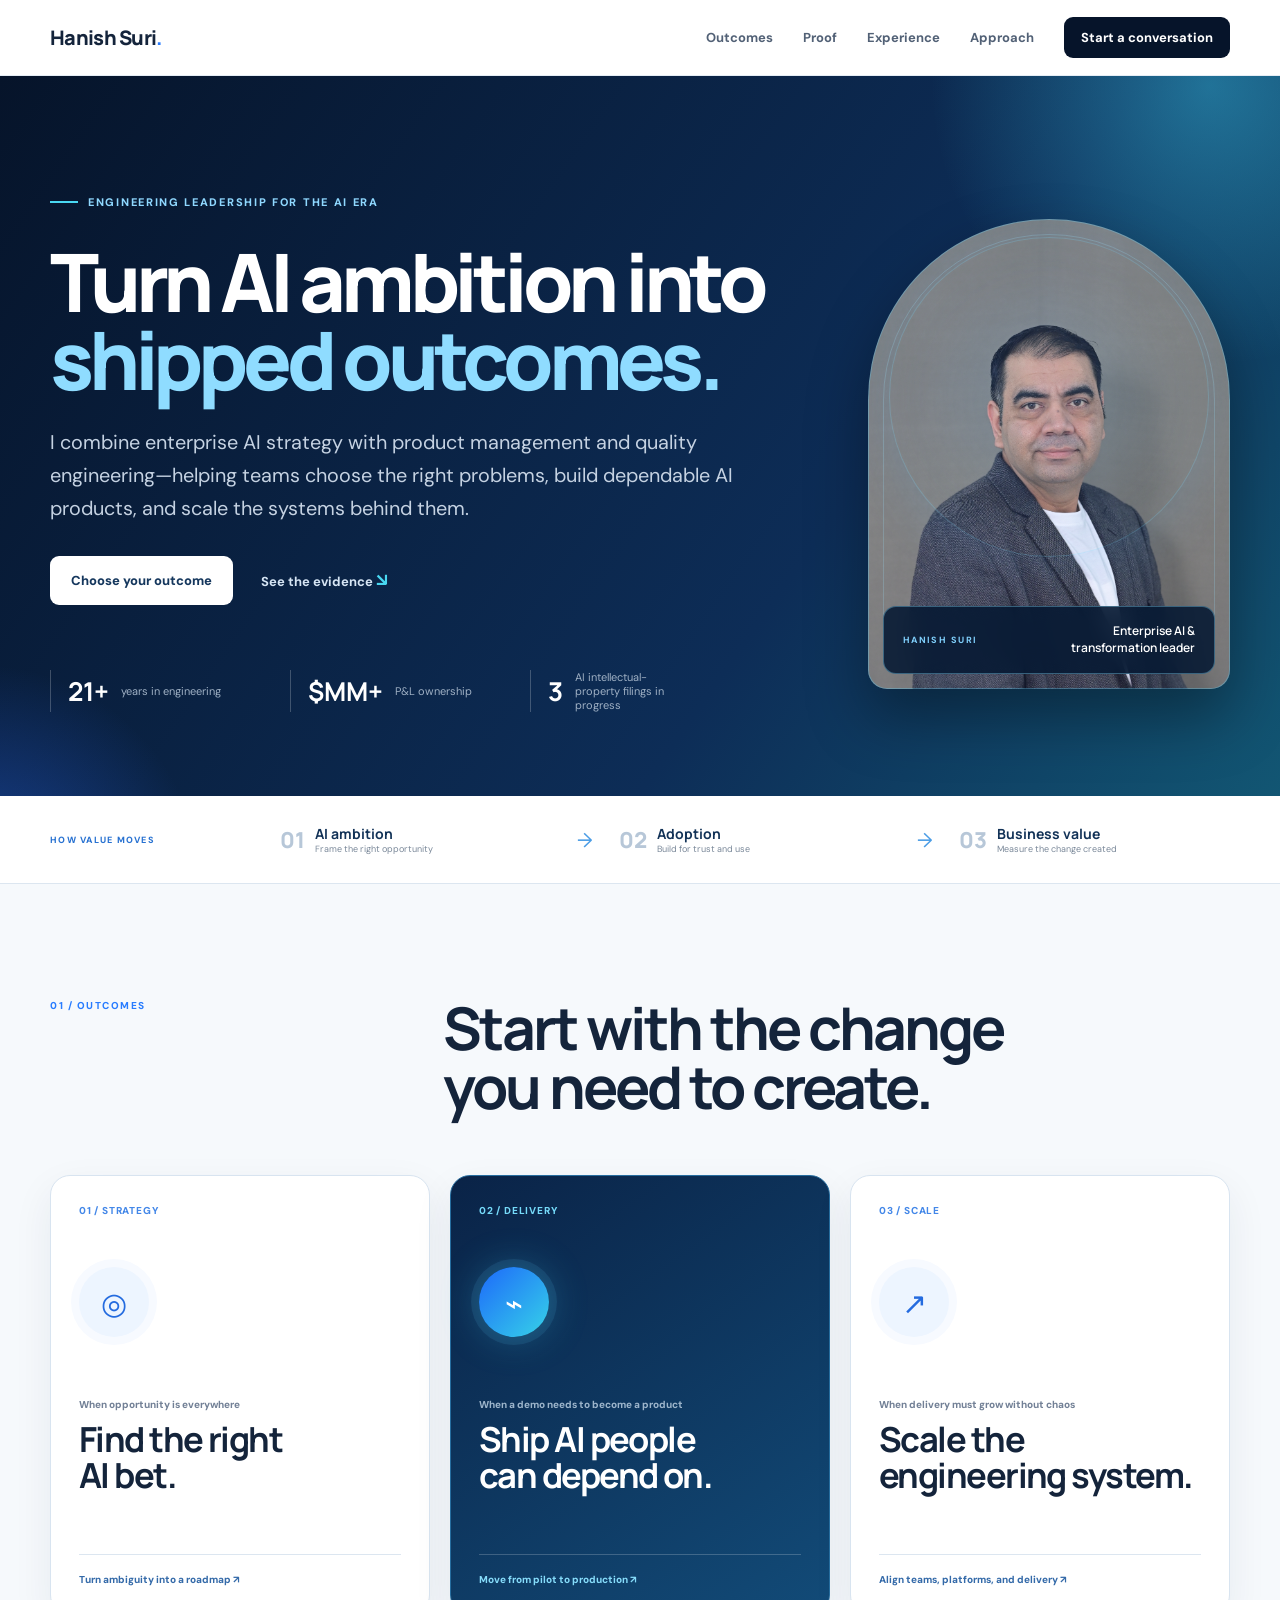
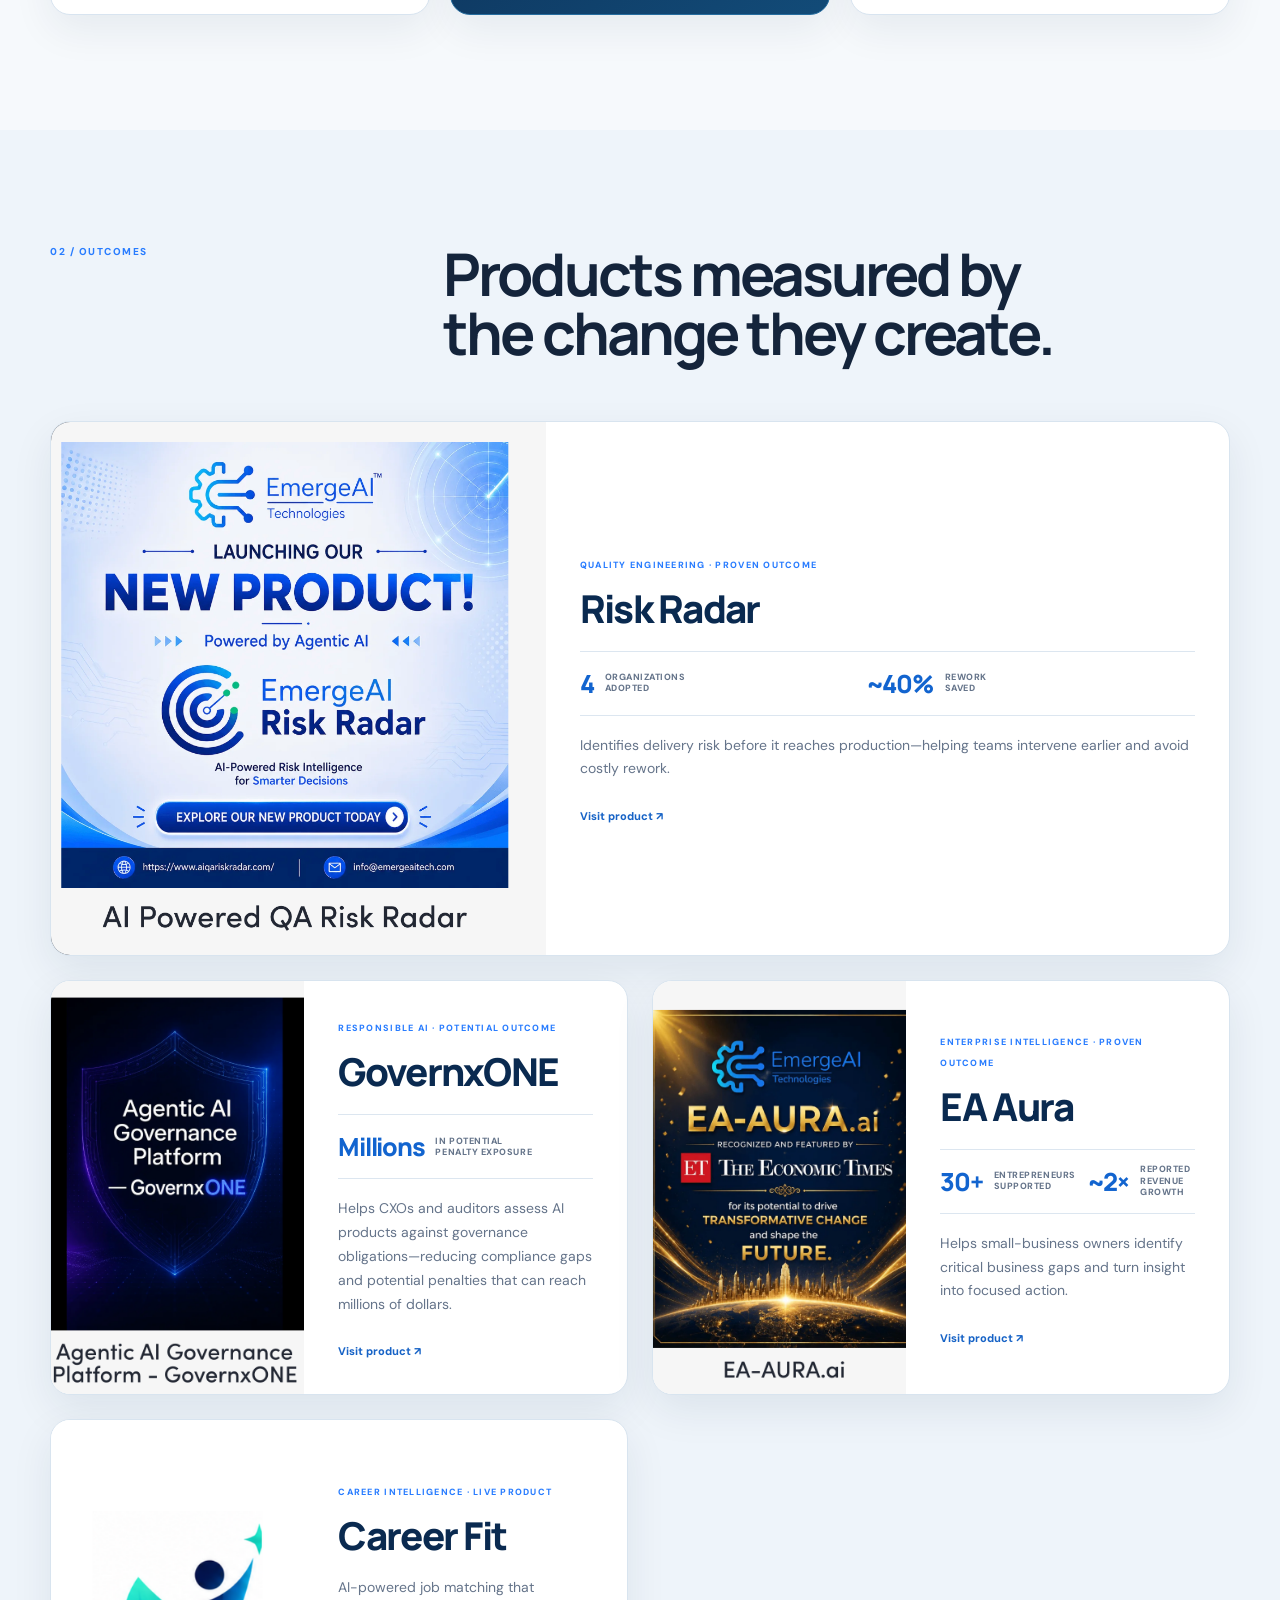
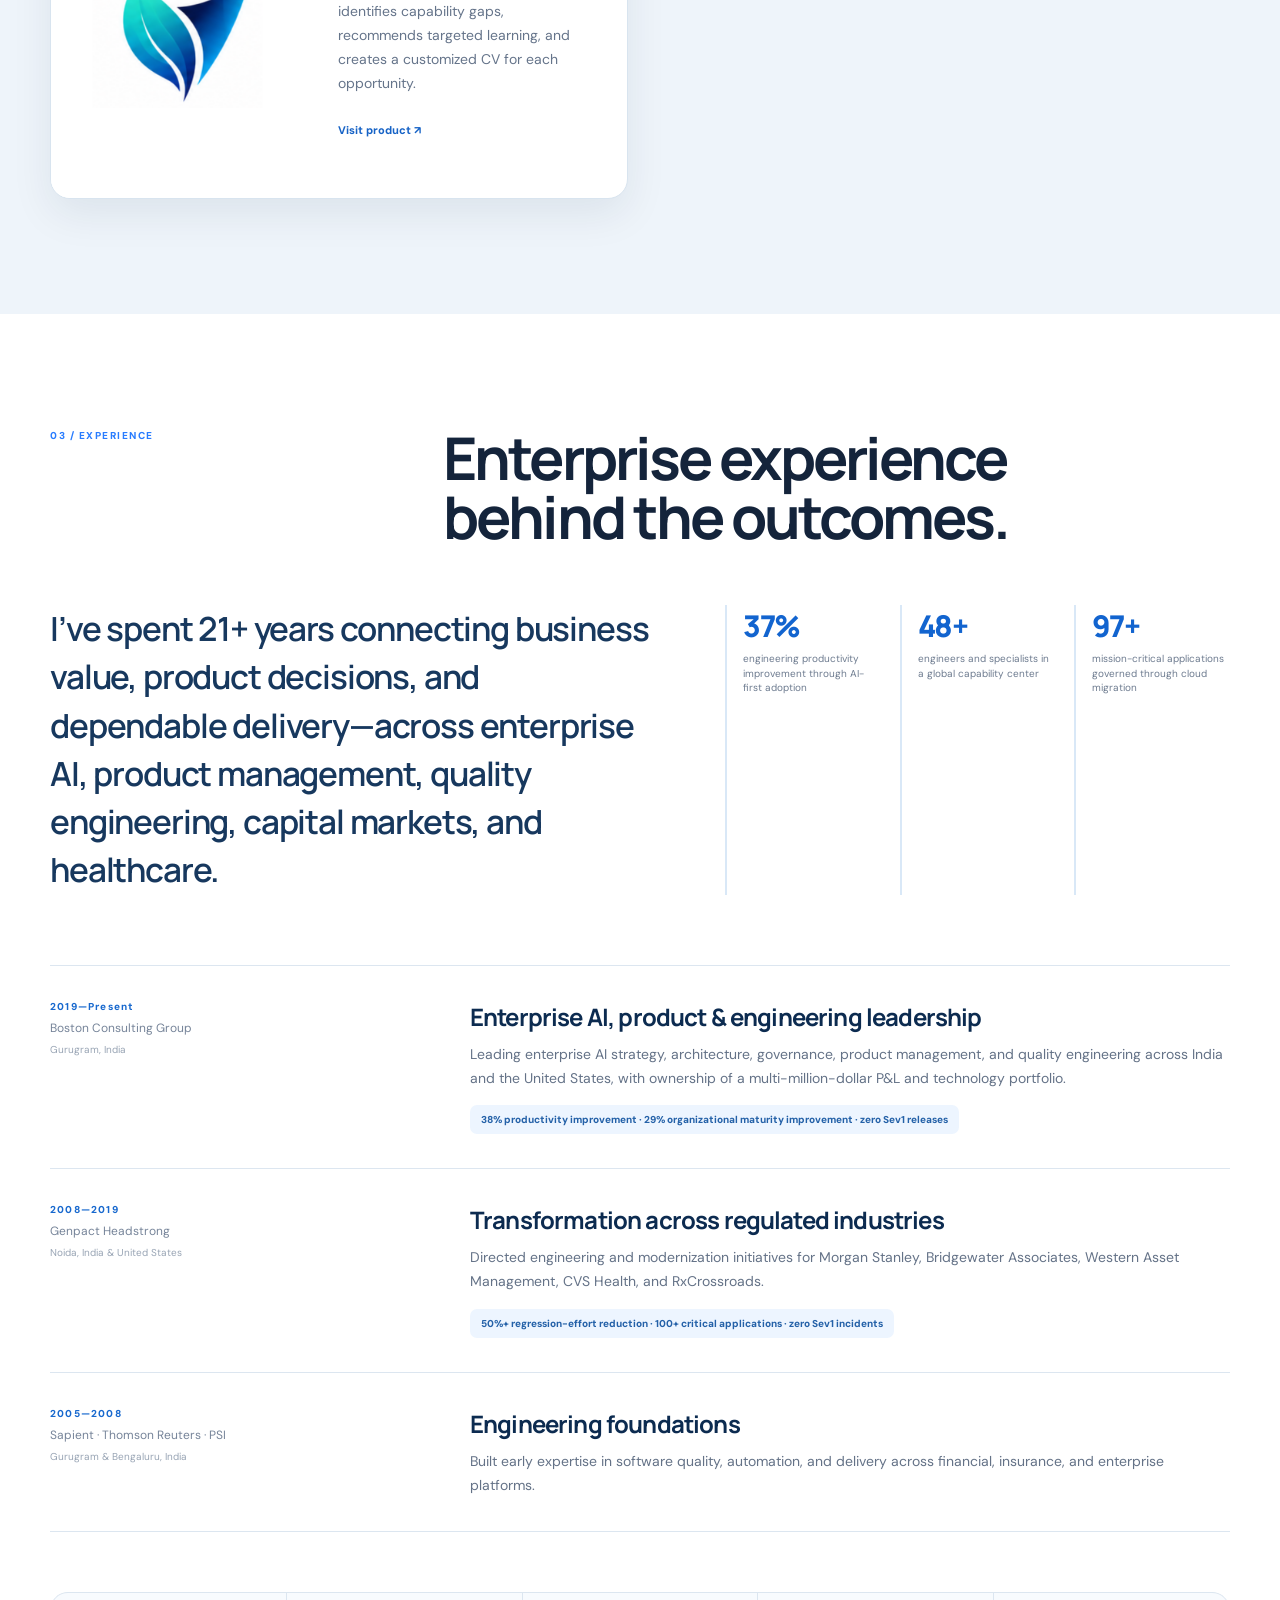
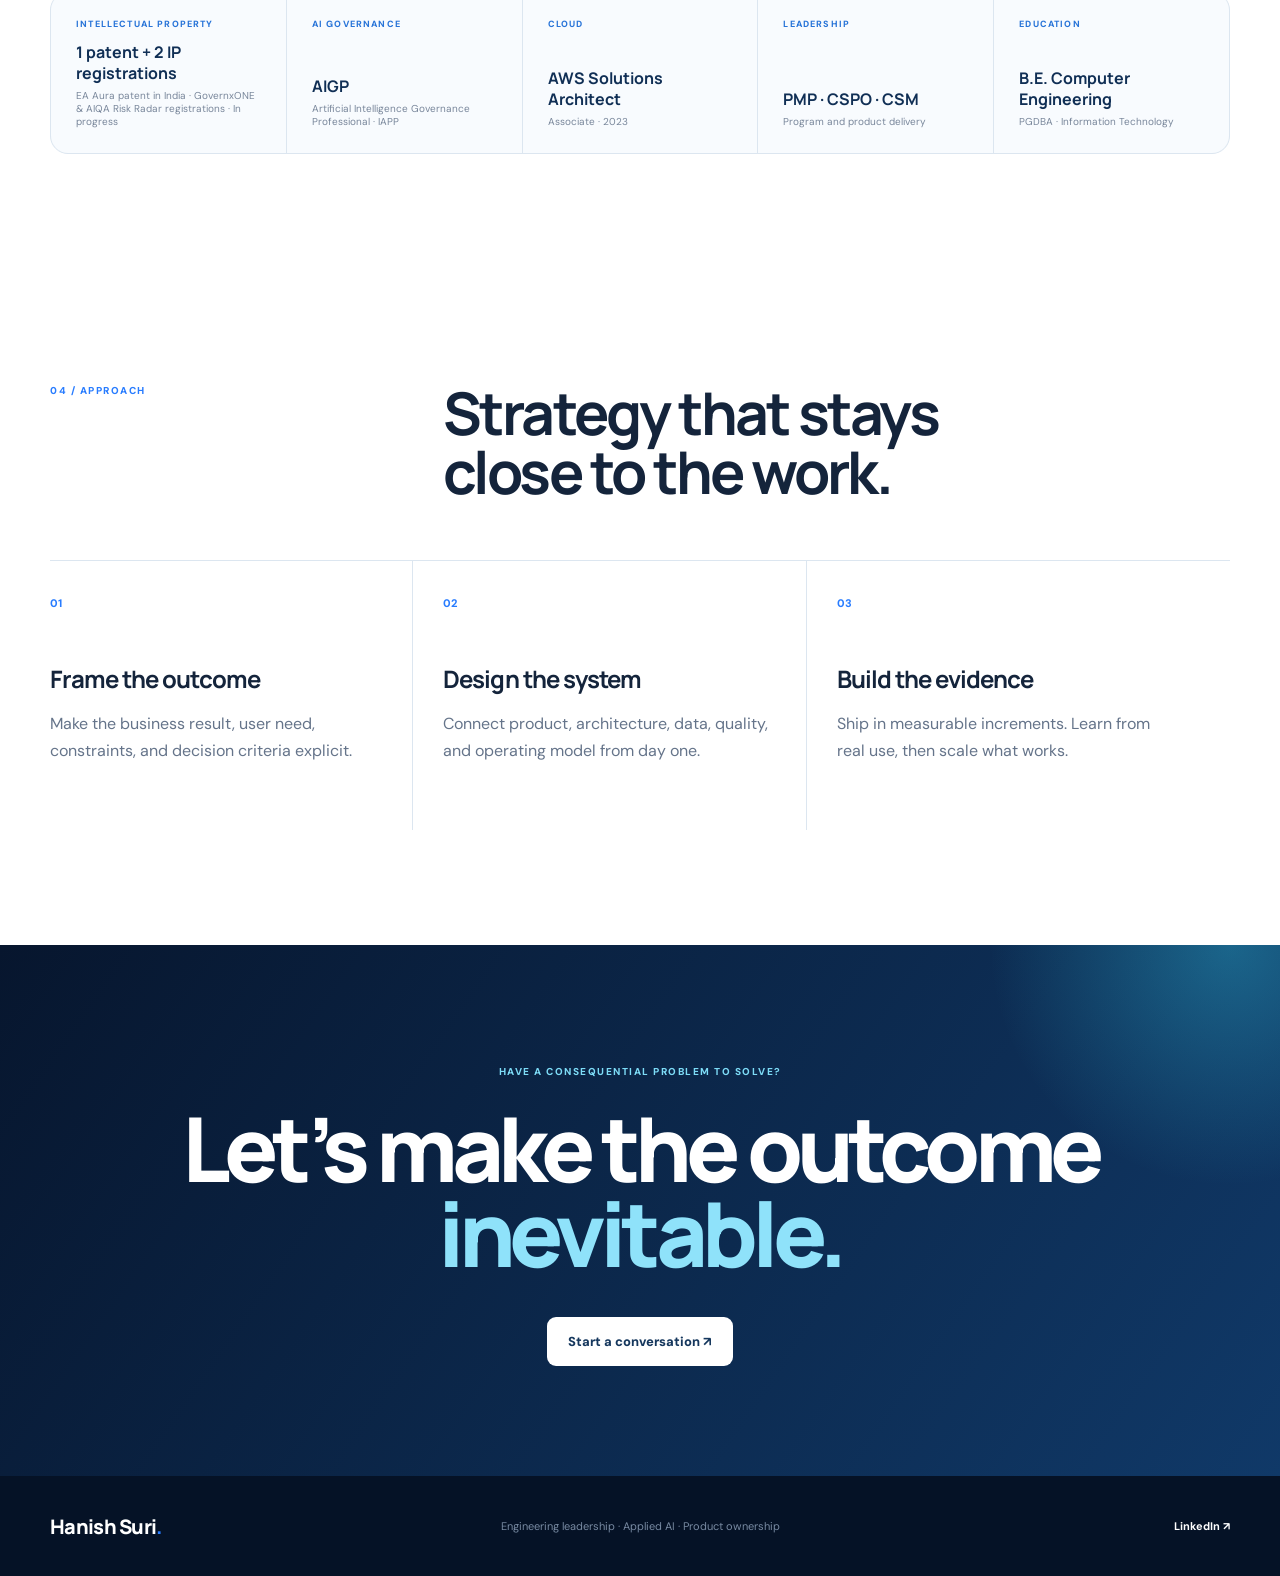
<file: index.html>
<!doctype html>
<html lang="en">
<head>
  <meta charset="utf-8">
  <meta name="viewport" content="width=device-width, initial-scale=1">
  <meta name="description" content="Hanish Suri helps enterprise teams turn AI ambition into dependable products and scalable engineering outcomes.">
  <title>Hanish Suri — From AI ambition to shipped outcomes</title>
  <link rel="preconnect" href="https://fonts.googleapis.com">
  <link rel="preconnect" href="https://fonts.gstatic.com" crossorigin>
  <link href="https://fonts.googleapis.com/css2?family=DM+Sans:wght@400;500;600&family=Manrope:wght@500;600;700;800&display=swap" rel="stylesheet">
  <link rel="stylesheet" href="styles.css">
</head>
<body>
  <header class="site-header">
    <a class="brand" href="index.html" aria-label="Hanish Suri home">Hanish Suri<span>.</span></a>
    <button class="menu" aria-expanded="false" aria-controls="nav">Menu</button>
    <nav id="nav" aria-label="Main navigation">
      <a href="#outcomes">Outcomes</a><a href="#proof">Proof</a><a href="#experience">Experience</a><a href="#approach">Approach</a>
      <a class="nav-cta" href="https://www.linkedin.com/in/hanishsuri/">Start a conversation</a>
    </nav>
  </header>

  <main>
    <section class="hero">
      <div class="hero-orb orb-one"></div><div class="hero-orb orb-two"></div>
      <div class="hero-copy">
        <div class="eyebrow"><span></span> Engineering leadership for the AI era</div>
        <h1>Turn AI ambition into<br><em>shipped outcomes.</em></h1>
        <p class="lede">I combine enterprise AI strategy with product management and quality engineering—helping teams choose the right problems, build dependable AI products, and scale the systems behind them.</p>
        <div class="actions"><a class="button primary" href="#outcomes">Choose your outcome</a><a class="text-link" href="#proof">See the evidence <span>↘</span></a></div>
        <div class="signal-row" aria-label="Experience highlights">
          <div><strong>21+</strong><span>years in engineering</span></div>
          <div><strong>$MM+</strong><span>P&amp;L ownership</span></div>
          <div><strong>3</strong><span>AI intellectual-property filings in progress</span></div>
        </div>
      </div>
      <div class="hero-portrait">
        <div class="portrait-ring"></div>
        <img src="assets/hanish-suri.jpg" alt="Hanish Suri">
        <div class="portrait-note"><span>Hanish Suri</span><strong>Enterprise AI &amp;<br>transformation leader</strong></div>
      </div>
    </section>

    <section class="value-flow" aria-label="From AI ambition to business value">
      <span class="flow-label">How value moves</span>
      <div class="flow-step"><b>01</b><strong>AI ambition</strong><small>Frame the right opportunity</small></div><i>→</i>
      <div class="flow-step"><b>02</b><strong>Adoption</strong><small>Build for trust and use</small></div><i>→</i>
      <div class="flow-step"><b>03</b><strong>Business value</strong><small>Measure the change created</small></div>
    </section>

    <section class="outcomes" id="outcomes">
      <div class="section-intro"><span>01 / Outcomes</span><h2>Start with the change<br>you need to create.</h2></div>
      <div class="outcome-grid">
        <a class="outcome-card" href="outcomes/find-the-right-ai-bet.html"><span class="card-no">01 / STRATEGY</span><div class="card-icon">◎</div><div><p>When opportunity is everywhere</p><h3>Find the right<br>AI bet.</h3></div><span class="card-link">Turn ambiguity into a roadmap ↗</span></a>
        <a class="outcome-card featured" href="outcomes/ship-dependable-ai.html"><span class="card-no">02 / DELIVERY</span><div class="card-icon">⌁</div><div><p>When a demo needs to become a product</p><h3>Ship AI people<br>can depend on.</h3></div><span class="card-link">Move from pilot to production ↗</span></a>
        <a class="outcome-card" href="outcomes/scale-engineering.html"><span class="card-no">03 / SCALE</span><div class="card-icon">↗</div><div><p>When delivery must grow without chaos</p><h3>Scale the<br>engineering system.</h3></div><span class="card-link">Align teams, platforms, and delivery ↗</span></a>
      </div>
    </section>

    <section class="proof" id="proof">
      <div class="section-intro light"><span>02 / Outcomes</span><h2>Products measured by<br>the change they create.</h2></div>
      <div class="work-grid">
        <article class="work-card work-wide"><div class="work-image"><img src="assets/risk-radar.png" alt="EmergeAI Risk Radar product"></div><div class="work-copy"><span>Quality engineering · Proven outcome</span><h3>Risk Radar</h3><div class="impact"><strong>4</strong><small>organizations<br>adopted</small><strong>~40%</strong><small>rework<br>saved</small></div><p>Identifies delivery risk before it reaches production—helping teams intervene earlier and avoid costly rework.</p><a href="https://www.aiqariskradar.com" target="_blank" rel="noreferrer">Visit product ↗</a></div></article>
        <article class="work-card"><div class="work-image"><img src="assets/governxone.png" alt="GovernxONE Agentic AI Governance Platform"></div><div class="work-copy"><span>Responsible AI · Potential outcome</span><h3>GovernxONE</h3><div class="impact compact"><strong>Millions</strong><small>in potential<br>penalty exposure</small></div><p>Helps CXOs and auditors assess AI products against governance obligations—reducing compliance gaps and potential penalties that can reach millions of dollars.</p><a href="https://governxone.com" target="_blank" rel="noreferrer">Visit product ↗</a></div></article>
        <article class="work-card"><div class="work-image"><img src="assets/ea-aura.png" alt="EA Aura featured by The Economic Times"></div><div class="work-copy"><span>Enterprise intelligence · Proven outcome</span><h3>EA Aura</h3><div class="impact"><strong>30+</strong><small>entrepreneurs<br>supported</small><strong>~2×</strong><small>reported revenue<br>growth</small></div><p>Helps small-business owners identify critical business gaps and turn insight into focused action.</p><a href="https://ea-aura.ai" target="_blank" rel="noreferrer">Visit product ↗</a></div></article>
        <article class="work-card career"><div class="work-image"><img src="assets/career-fit.png" alt="Career Fit AI-powered job matching and customized CV platform"></div><div class="work-copy"><span>Career intelligence · Live product</span><h3>Career Fit</h3><p>AI-powered job matching that identifies capability gaps, recommends targeted learning, and creates a customized CV for each opportunity.</p><a href="https://www.emergeaicareerfit.com" target="_blank" rel="noreferrer">Visit product ↗</a></div></article>
      </div>
    </section>

    <section class="experience" id="experience">
      <div class="section-intro"><span>03 / Experience</span><h2>Enterprise experience<br>behind the outcomes.</h2></div>
      <div class="experience-lead">
        <p class="experience-statement">I’ve spent 21+ years connecting business value, product decisions, and dependable delivery—across enterprise AI, product management, quality engineering, capital markets, and healthcare.</p>
        <div class="experience-facts">
          <div><strong>38%</strong><span>engineering productivity improvement through AI-first adoption</span></div>
          <div><strong>50+</strong><span>engineers and specialists in a global capability center</span></div>
          <div><strong>100+</strong><span>mission-critical applications governed through cloud migration</span></div>
        </div>
      </div>
      <div class="career-path">
        <article><div class="career-meta"><span>2019—Present</span><small>Boston Consulting Group</small><em>Gurugram, India</em></div><div><h3>Enterprise AI, product &amp; engineering leadership</h3><p>Leading enterprise AI strategy, architecture, governance, product management, and quality engineering across India and the United States, with ownership of a multi-million-dollar P&amp;L and technology portfolio.</p><div class="career-result">38% productivity improvement · 29% organizational maturity improvement · zero Sev1 releases</div></div></article>
        <article><div class="career-meta"><span>2008—2019</span><small>Genpact Headstrong</small><em>Noida, India &amp; United States</em></div><div><h3>Transformation across regulated industries</h3><p>Directed engineering and modernization initiatives for Morgan Stanley, Bridgewater Associates, Western Asset Management, CVS Health, and RxCrossroads.</p><div class="career-result">50%+ regression-effort reduction · 100+ critical applications · zero Sev1 incidents</div></div></article>
        <article><div class="career-meta"><span>2005—2008</span><small>Sapient · Thomson Reuters · PSI</small><em>Gurugram &amp; Bengaluru, India</em></div><div><h3>Engineering foundations</h3><p>Built early expertise in software quality, automation, and delivery across financial, insurance, and enterprise platforms.</p></div></article>
      </div>
      <div class="credentials">
        <div><span>Intellectual property</span><strong>1 patent + 2 IP registrations</strong><small>EA Aura patent in India · GovernxONE &amp; AIQA Risk Radar registrations · In progress</small></div>
        <div><span>AI governance</span><strong>AIGP</strong><small>Artificial Intelligence Governance Professional · IAPP</small></div>
        <div><span>Cloud</span><strong>AWS Solutions Architect</strong><small>Associate · 2023</small></div>
        <div><span>Leadership</span><strong>PMP · CSPO · CSM</strong><small>Program and product delivery</small></div>
        <div><span>Education</span><strong>B.E. Computer Engineering</strong><small>PGDBA · Information Technology</small></div>
      </div>
    </section>

    <section class="approach" id="approach">
      <div class="section-intro"><span>04 / Approach</span><h2>Strategy that stays<br>close to the work.</h2></div>
      <div class="steps">
        <article><span>01</span><h3>Frame the outcome</h3><p>Make the business result, user need, constraints, and decision criteria explicit.</p></article>
        <article><span>02</span><h3>Design the system</h3><p>Connect product, architecture, data, quality, and operating model from day one.</p></article>
        <article><span>03</span><h3>Build the evidence</h3><p>Ship in measurable increments. Learn from real use, then scale what works.</p></article>
      </div>
    </section>

    <section class="closing"><p>Have a consequential problem to solve?</p><h2>Let’s make the outcome<br><em>inevitable.</em></h2><a class="button dark" href="https://www.linkedin.com/in/hanishsuri/">Start a conversation ↗</a></section>
  </main>

  <footer><a class="brand" href="index.html">Hanish Suri<span>.</span></a><p>Engineering leadership · Applied AI · Product ownership</p><a href="https://www.linkedin.com/in/hanishsuri/" target="_blank" rel="noreferrer">LinkedIn ↗</a></footer>
  <script src="script.js"></script>
</body>
</html>
</file>
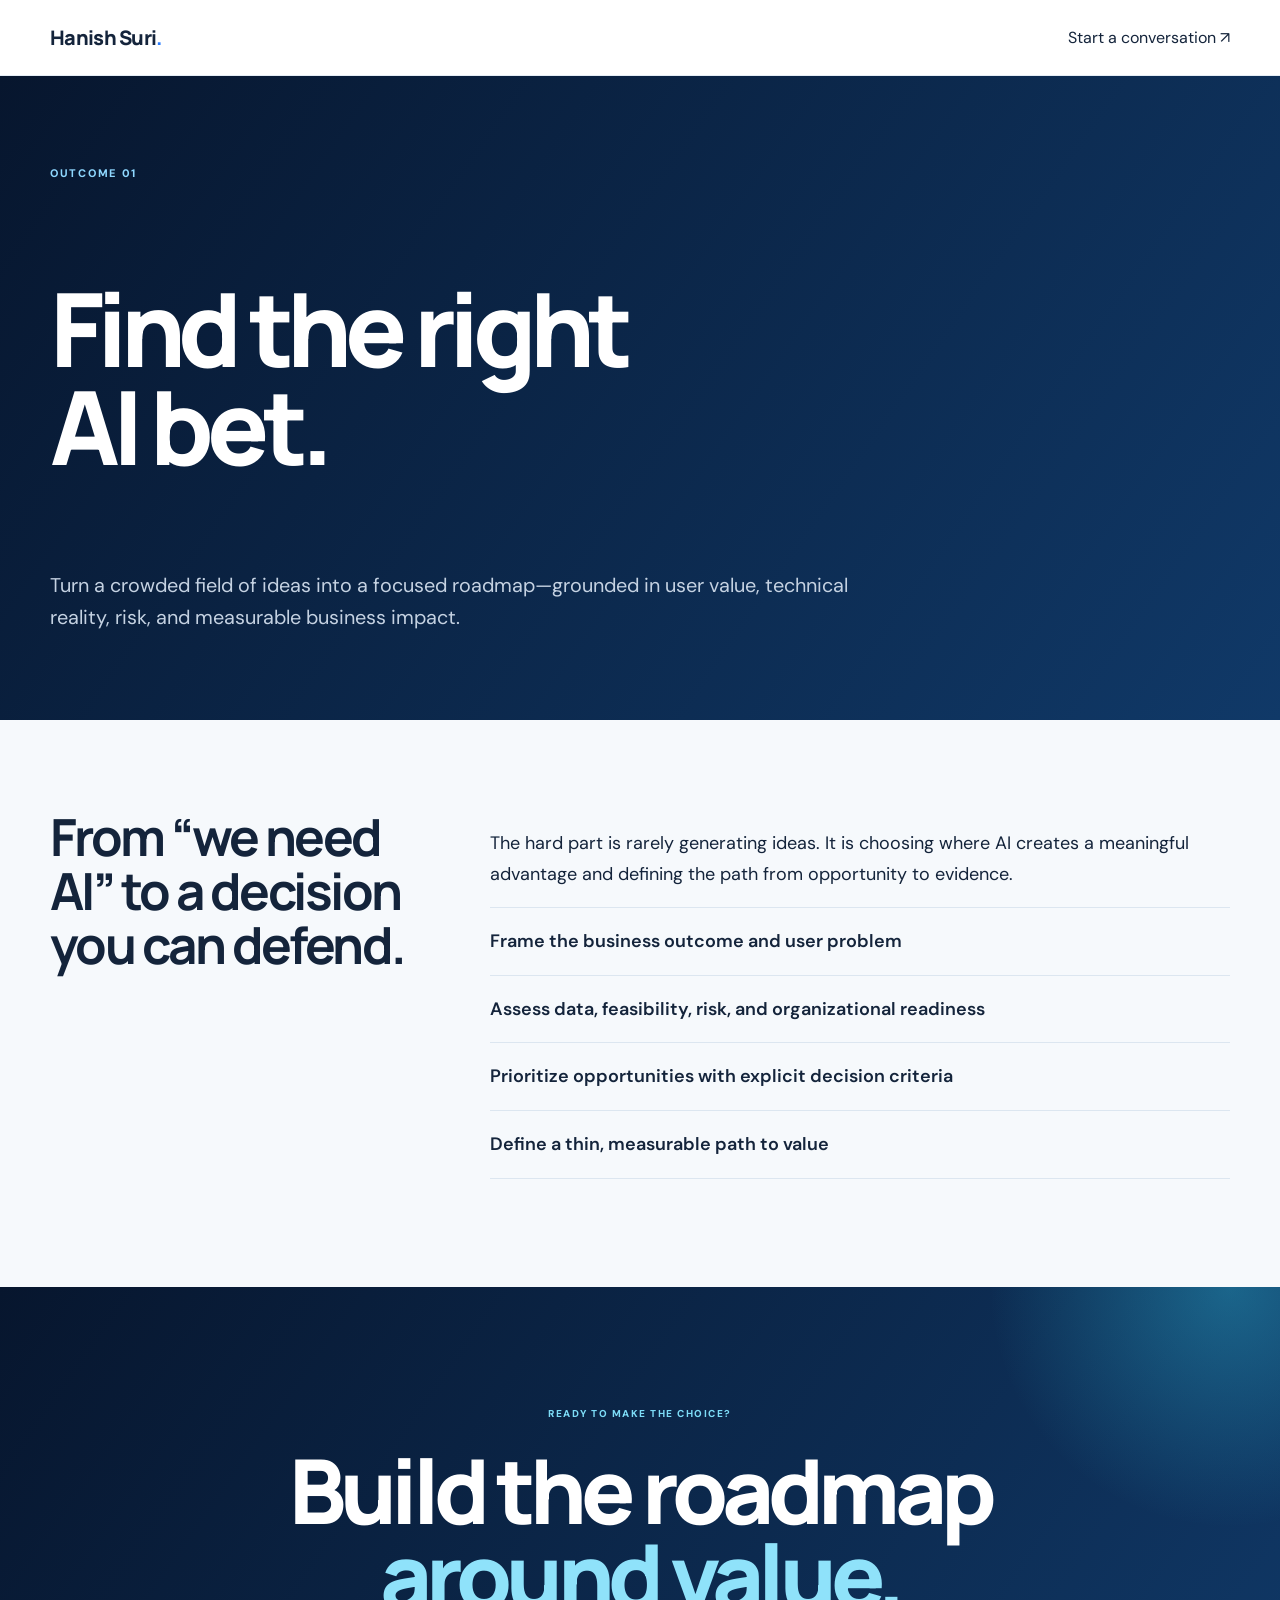
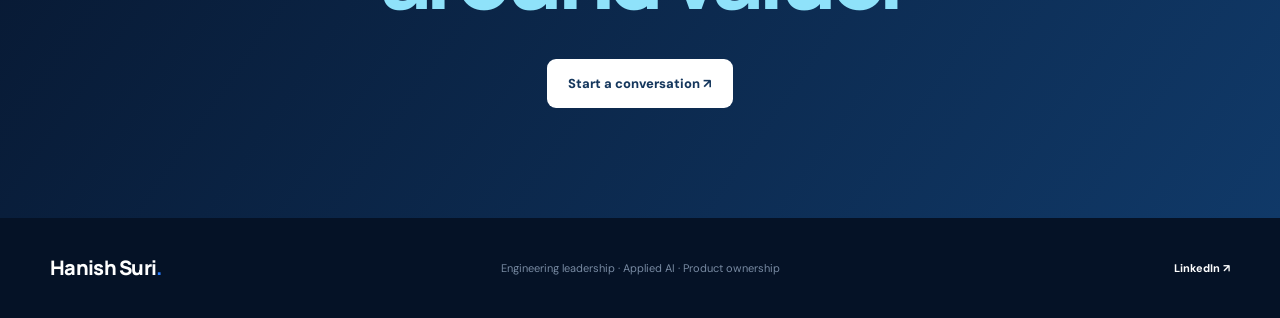
<file: outcomes/find-the-right-ai-bet.html>
<!doctype html><html lang="en"><head><meta charset="utf-8"><meta name="viewport" content="width=device-width,initial-scale=1"><meta name="description" content="Turn scattered AI opportunities into a focused, measurable product roadmap."><title>Find the right AI bet — Hanish Suri</title><link rel="preconnect" href="https://fonts.googleapis.com"><link rel="preconnect" href="https://fonts.gstatic.com" crossorigin><link href="https://fonts.googleapis.com/css2?family=DM+Sans:wght@400;500;600&family=Manrope:wght@500;600;700;800&display=swap" rel="stylesheet"><link rel="stylesheet" href="../styles.css"></head><body class="outcome-page"><header class="site-header"><a class="brand" href="../index.html">Hanish Suri<span>.</span></a><a href="https://www.linkedin.com/in/hanishsuri/">Start a conversation ↗</a></header><main><section class="hero page-coral"><div class="eyebrow">Outcome 01</div><h1>Find the right<br>AI bet.</h1><p class="lede">Turn a crowded field of ideas into a focused roadmap—grounded in user value, technical reality, risk, and measurable business impact.</p></section><section class="detail"><h2>From “we need AI” to a decision you can defend.</h2><div class="detail-copy"><p>The hard part is rarely generating ideas. It is choosing where AI creates a meaningful advantage and defining the path from opportunity to evidence.</p><ul><li>Frame the business outcome and user problem</li><li>Assess data, feasibility, risk, and organizational readiness</li><li>Prioritize opportunities with explicit decision criteria</li><li>Define a thin, measurable path to value</li></ul></div></section><section class="closing"><p>Ready to make the choice?</p><h2>Build the roadmap<br><em>around value.</em></h2><a class="button dark" href="https://www.linkedin.com/in/hanishsuri/">Start a conversation ↗</a></section></main><footer><a class="brand" href="../index.html">Hanish Suri<span>.</span></a><p>Engineering leadership · Applied AI · Product ownership</p><a href="https://www.linkedin.com/in/hanishsuri/">LinkedIn ↗</a></footer></body></html>
</file>
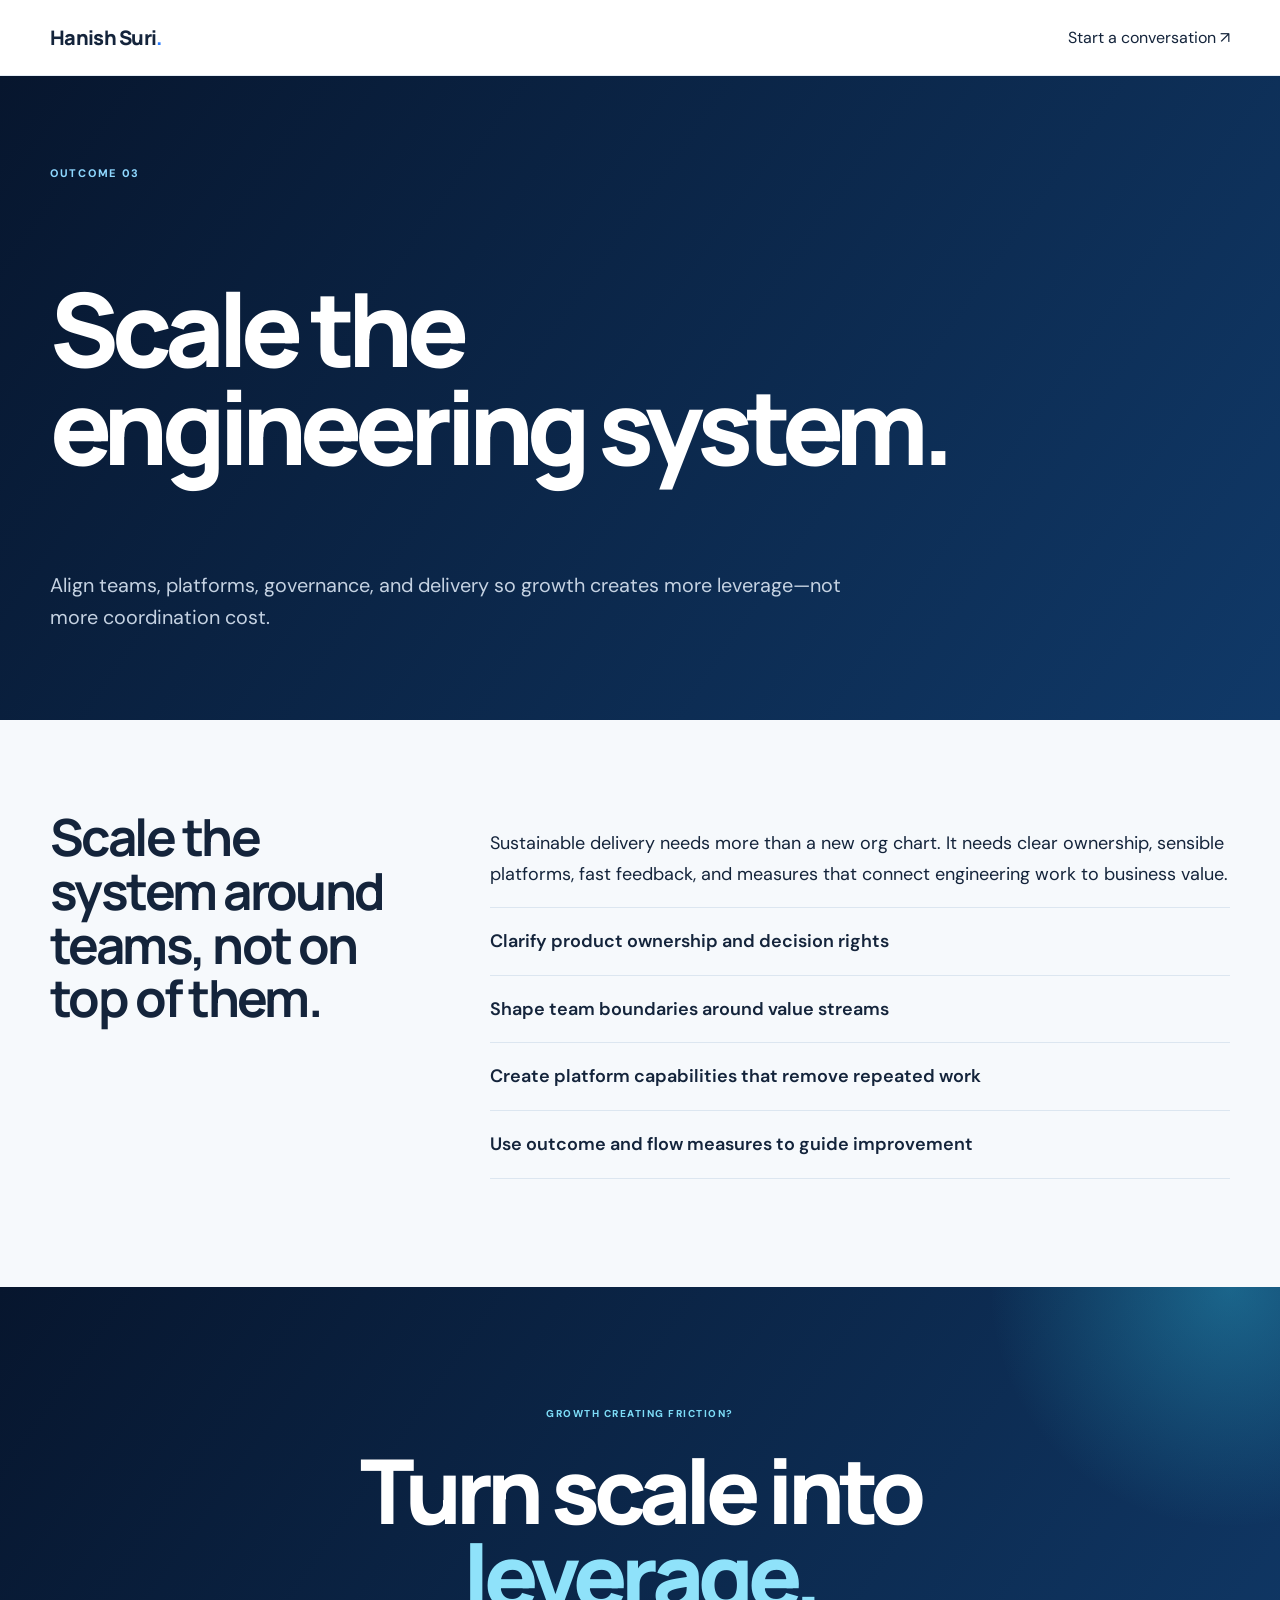
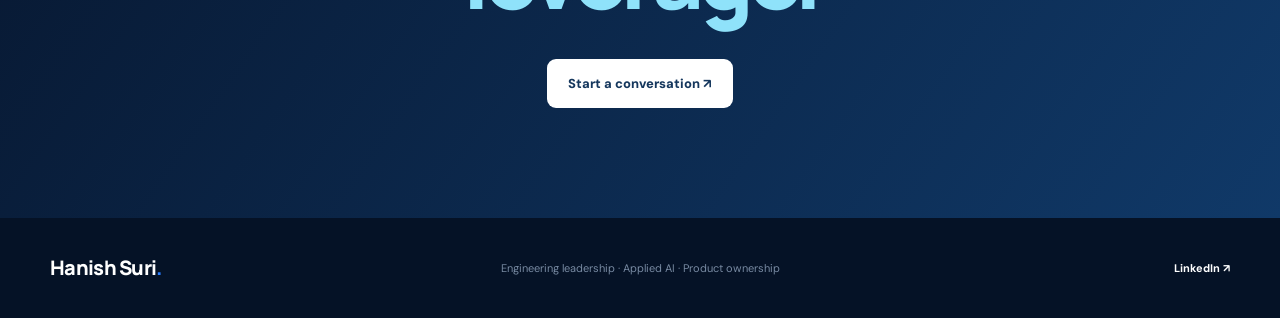
<file: outcomes/scale-engineering.html>
<!doctype html><html lang="en"><head><meta charset="utf-8"><meta name="viewport" content="width=device-width,initial-scale=1"><meta name="description" content="Scale teams, platforms, and delivery around measurable outcomes."><title>Scale the engineering system — Hanish Suri</title><link rel="preconnect" href="https://fonts.googleapis.com"><link rel="preconnect" href="https://fonts.gstatic.com" crossorigin><link href="https://fonts.googleapis.com/css2?family=DM+Sans:wght@400;500;600&family=Manrope:wght@500;600;700;800&display=swap" rel="stylesheet"><link rel="stylesheet" href="../styles.css"></head><body class="outcome-page"><header class="site-header"><a class="brand" href="../index.html">Hanish Suri<span>.</span></a><a href="https://www.linkedin.com/in/hanishsuri/">Start a conversation ↗</a></header><main><section class="hero page-blue"><div class="eyebrow">Outcome 03</div><h1>Scale the<br>engineering system.</h1><p class="lede">Align teams, platforms, governance, and delivery so growth creates more leverage—not more coordination cost.</p></section><section class="detail"><h2>Scale the system around teams, not on top of them.</h2><div class="detail-copy"><p>Sustainable delivery needs more than a new org chart. It needs clear ownership, sensible platforms, fast feedback, and measures that connect engineering work to business value.</p><ul><li>Clarify product ownership and decision rights</li><li>Shape team boundaries around value streams</li><li>Create platform capabilities that remove repeated work</li><li>Use outcome and flow measures to guide improvement</li></ul></div></section><section class="closing"><p>Growth creating friction?</p><h2>Turn scale into<br><em>leverage.</em></h2><a class="button dark" href="https://www.linkedin.com/in/hanishsuri/">Start a conversation ↗</a></section></main><footer><a class="brand" href="../index.html">Hanish Suri<span>.</span></a><p>Engineering leadership · Applied AI · Product ownership</p><a href="https://www.linkedin.com/in/hanishsuri/">LinkedIn ↗</a></footer></body></html>
</file>
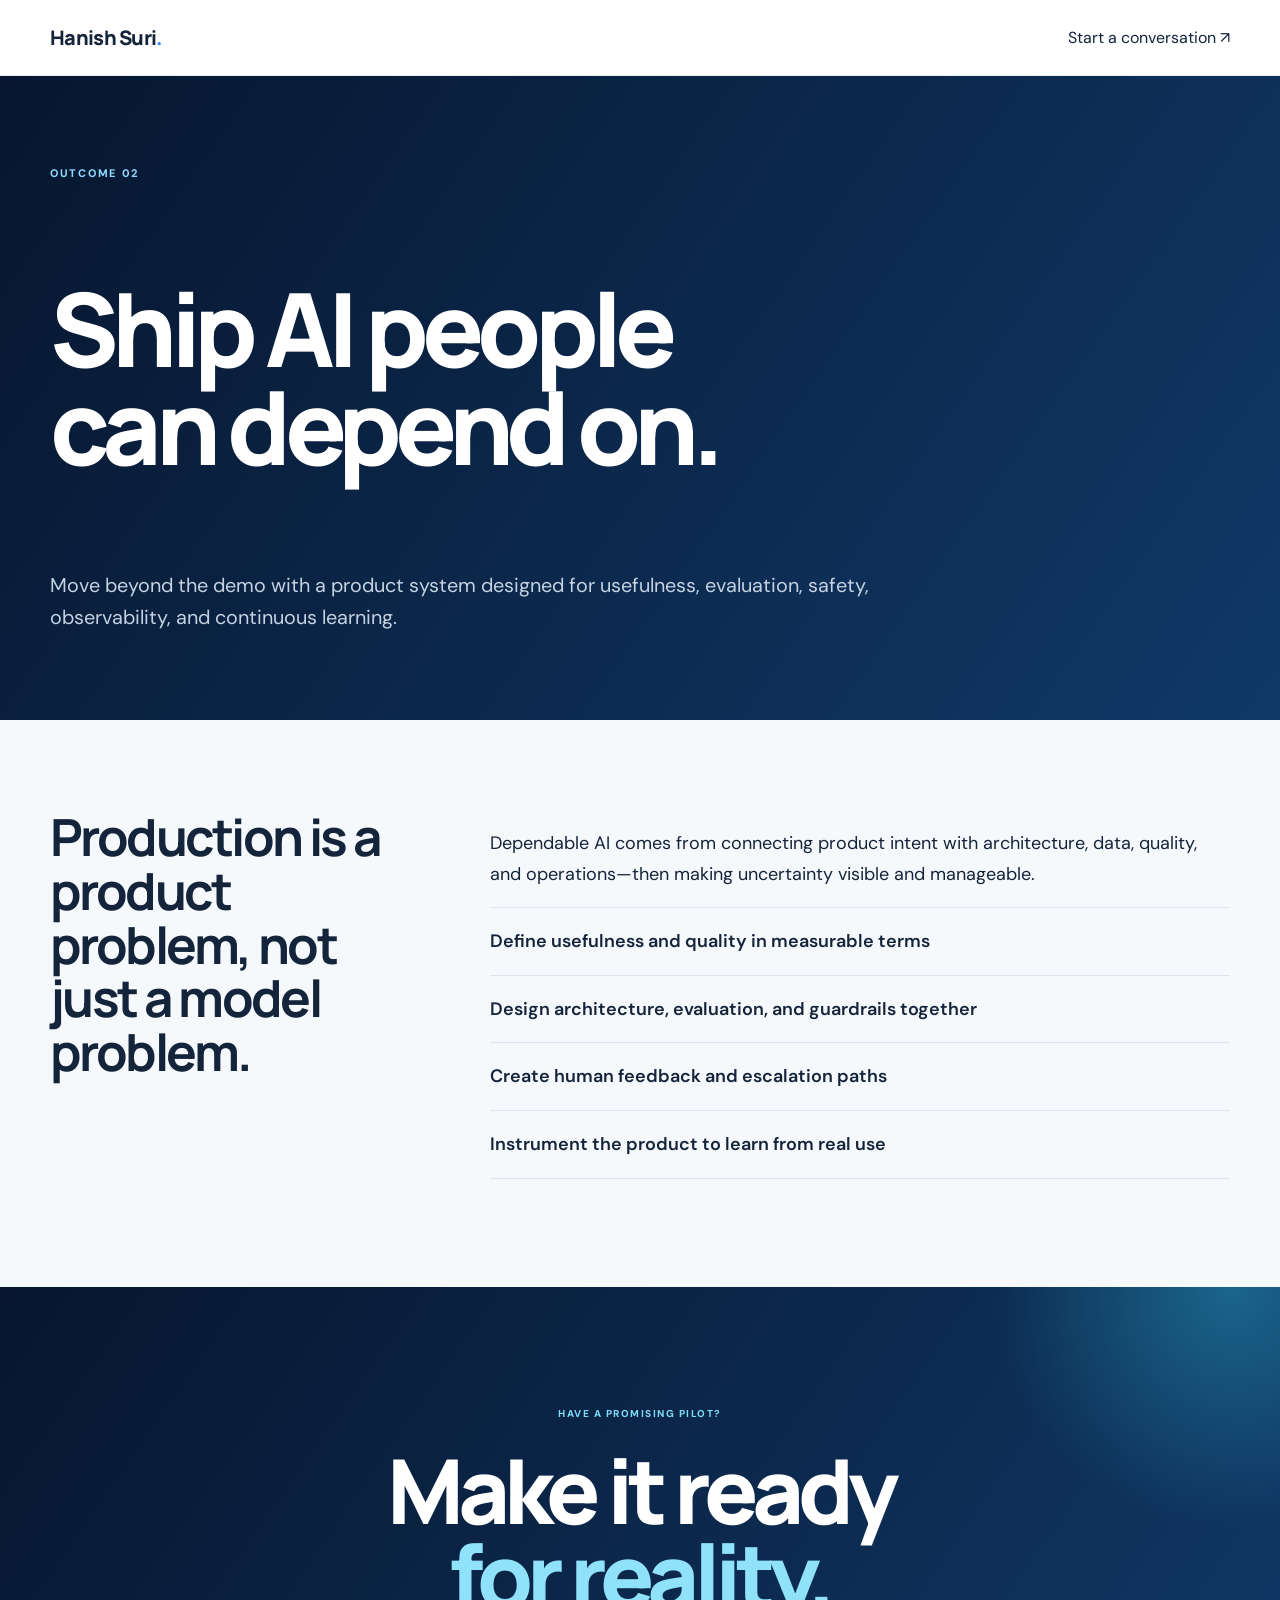
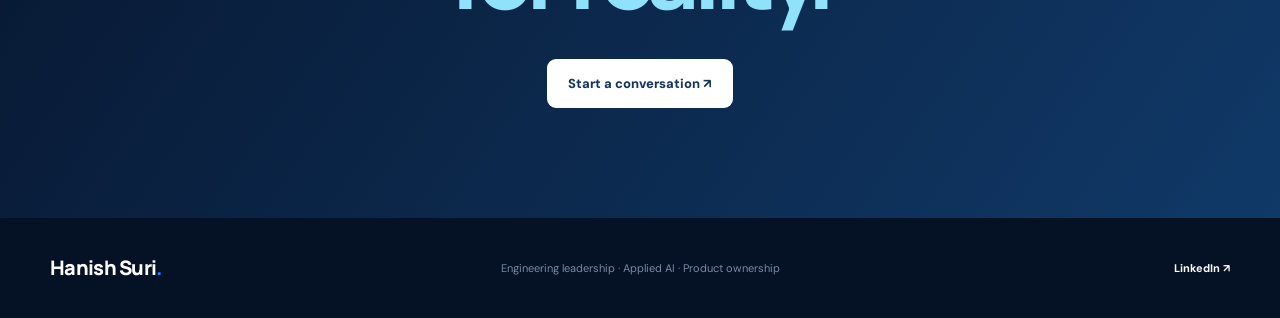
<file: outcomes/ship-dependable-ai.html>
<!doctype html><html lang="en"><head><meta charset="utf-8"><meta name="viewport" content="width=device-width,initial-scale=1"><meta name="description" content="Move enterprise AI from impressive pilot to dependable production product."><title>Ship dependable AI — Hanish Suri</title><link rel="preconnect" href="https://fonts.googleapis.com"><link rel="preconnect" href="https://fonts.gstatic.com" crossorigin><link href="https://fonts.googleapis.com/css2?family=DM+Sans:wght@400;500;600&family=Manrope:wght@500;600;700;800&display=swap" rel="stylesheet"><link rel="stylesheet" href="../styles.css"></head><body class="outcome-page"><header class="site-header"><a class="brand" href="../index.html">Hanish Suri<span>.</span></a><a href="https://www.linkedin.com/in/hanishsuri/">Start a conversation ↗</a></header><main><section class="hero page-lime"><div class="eyebrow">Outcome 02</div><h1>Ship AI people<br>can depend on.</h1><p class="lede">Move beyond the demo with a product system designed for usefulness, evaluation, safety, observability, and continuous learning.</p></section><section class="detail"><h2>Production is a product problem, not just a model problem.</h2><div class="detail-copy"><p>Dependable AI comes from connecting product intent with architecture, data, quality, and operations—then making uncertainty visible and manageable.</p><ul><li>Define usefulness and quality in measurable terms</li><li>Design architecture, evaluation, and guardrails together</li><li>Create human feedback and escalation paths</li><li>Instrument the product to learn from real use</li></ul></div></section><section class="closing"><p>Have a promising pilot?</p><h2>Make it ready<br><em>for reality.</em></h2><a class="button dark" href="https://www.linkedin.com/in/hanishsuri/">Start a conversation ↗</a></section></main><footer><a class="brand" href="../index.html">Hanish Suri<span>.</span></a><p>Engineering leadership · Applied AI · Product ownership</p><a href="https://www.linkedin.com/in/hanishsuri/">LinkedIn ↗</a></footer></body></html>
</file>
<file: styles.css>
:root{--navy:#06142a;--navy2:#0d2f59;--blue:#287cff;--cyan:#49d8f2;--ink:#14243b;--muted:#65748a;--paper:#f6f9fc;--line:#dce6f0;--white:#fff;--pad:max(24px,calc((100vw - 1180px)/2))}*{box-sizing:border-box}html{scroll-behavior:smooth}body{margin:0;background:var(--paper);color:var(--ink);font-family:'DM Sans',sans-serif}a{color:inherit;text-decoration:none}.site-header{height:76px;padding:0 var(--pad);display:flex;align-items:center;justify-content:space-between;background:rgba(255,255,255,.95);border-bottom:1px solid #e5edf5;position:sticky;top:0;z-index:20;backdrop-filter:blur(12px)}.brand{font:800 20px 'Manrope',sans-serif;letter-spacing:-.7px}.brand span,h1 em,.closing em{color:var(--blue);font-style:normal}nav{display:flex;align-items:center;gap:30px;font-size:13px;font-weight:700;color:#526176}.nav-cta{background:var(--navy);color:#fff;padding:12px 17px;border-radius:9px}.menu{display:none;background:none;border:0;font:600 14px inherit}.hero{min-height:720px;padding:90px var(--pad) 55px;display:grid;grid-template-columns:minmax(0,1.35fr) minmax(320px,.65fr);align-items:center;gap:65px;position:relative;overflow:hidden;background:linear-gradient(125deg,var(--navy),#0d2d57 64%,#125673);color:#fff}.hero-orb{position:absolute;border-radius:50%;pointer-events:none}.orb-one{width:580px;height:580px;right:-220px;top:-280px;background:radial-gradient(circle,rgba(62,211,244,.4),transparent 68%)}.orb-two{width:460px;height:460px;left:-250px;bottom:-320px;background:radial-gradient(circle,rgba(45,110,255,.45),transparent 68%)}.hero-copy,.hero-portrait{position:relative;z-index:1}.eyebrow{text-transform:uppercase;color:#8fd8ff;font-size:11px;font-weight:800;letter-spacing:1.7px;display:flex;align-items:center;gap:10px}.eyebrow span{width:28px;height:2px;background:var(--cyan)}h1{font:800 clamp(54px,6.3vw,92px)/.96 'Manrope',sans-serif;letter-spacing:-.065em;margin:34px 0 28px;max-width:900px}h1 em{color:#8fdcff}.lede{font-size:clamp(17px,1.55vw,21px);line-height:1.65;max-width:710px;margin:0 0 31px;color:#c5d2e2}.actions{display:flex;align-items:center;gap:28px}.button{display:inline-block;padding:16px 21px;border-radius:9px;font-weight:800;font-size:13px}.primary{background:#fff;color:#15375d}.text-link{font-weight:700;font-size:13px;color:#d6e5f4}.text-link span{color:var(--cyan);font-size:18px}.signal-row{margin-top:65px;display:grid;grid-template-columns:repeat(3,1fr);max-width:720px}.signal-row div{display:flex;gap:12px;align-items:center;border-left:1px solid rgba(255,255,255,.22);padding-left:17px}.signal-row strong{font:700 26px 'Manrope'}.signal-row span{font-size:11px;max-width:105px;color:#9fb0c4}.hero-portrait{align-self:end;justify-self:center;width:min(100%,390px)}.hero-portrait:before{content:"";position:absolute;inset:8% -12% 3%;border:1px solid rgba(97,211,255,.28);border-radius:50% 50% 18px 18px}.portrait-ring{position:absolute;width:310px;height:310px;left:50%;top:33%;transform:translate(-50%,-50%);border:1px solid rgba(74,215,244,.38);border-radius:50%;box-shadow:0 0 55px rgba(55,167,255,.2),inset 0 0 55px rgba(55,167,255,.08)}.hero-portrait img{display:block;width:100%;height:535px;object-fit:cover;object-position:57% center;border-radius:190px 190px 20px 20px;filter:saturate(.88);box-shadow:0 28px 60px rgba(0,0,0,.35)}.portrait-note{position:absolute;left:-34px;right:-14px;bottom:24px;display:flex;justify-content:space-between;align-items:center;padding:16px 19px;border:1px solid rgba(134,222,255,.35);border-radius:13px;background:rgba(5,24,51,.82);backdrop-filter:blur(12px)}.portrait-note span{text-transform:uppercase;color:#7fcefa;font-size:9px;font-weight:800;letter-spacing:.16em}.portrait-note strong{text-align:right;font:600 12px/1.4 'Manrope'}.outcomes,.approach{padding:115px var(--pad)}.section-intro{display:grid;grid-template-columns:1fr 2fr;margin-bottom:58px}.section-intro>span{text-transform:uppercase;color:var(--blue);font-size:10px;font-weight:800;letter-spacing:1.5px}.section-intro h2{font:700 clamp(38px,4.6vw,66px)/1 'Manrope';letter-spacing:-.05em;margin:0}.outcome-grid{display:grid;grid-template-columns:repeat(3,1fr);gap:20px}.outcome-card{min-height:440px;padding:28px;display:flex;flex-direction:column;justify-content:space-between;border:1px solid #d8e4f0;border-radius:20px;background:#fff;box-shadow:0 15px 40px rgba(14,39,70,.07);transition:.25s}.outcome-card:hover{transform:translateY(-7px);box-shadow:0 24px 55px rgba(14,39,70,.13);border-color:#adcdf4}.outcome-card.featured{background:linear-gradient(145deg,#0a2347,#124b78);color:#fff;border-color:#266d9f}.card-no,.outcome-card p,.card-link{font-size:10px;font-weight:800;letter-spacing:.08em}.card-no{color:#4387e8}.featured .card-no{color:#76dbfa}.card-icon{width:70px;height:70px;display:grid;place-items:center;border-radius:50%;background:#edf5ff;color:#246bdf;font:500 30px Manrope;box-shadow:0 0 0 8px #f7faff}.featured .card-icon{background:linear-gradient(135deg,#1d69fa,#36d3e8);color:#fff;box-shadow:0 0 0 8px rgba(98,205,250,.1),0 0 40px rgba(57,207,249,.3)}.outcome-card p{color:#728096;letter-spacing:0}.featured p{color:#9db5cb}.outcome-card h3{font:700 clamp(29px,2.7vw,42px)/1.04 'Manrope';letter-spacing:-.045em;margin:10px 0}.card-link{border-top:1px solid var(--line);padding-top:18px;color:#346aa9;letter-spacing:0}.featured .card-link{border-color:rgba(255,255,255,.2);color:#86dcfa}.proof{background:#eef4fa;padding:115px var(--pad)}.light>span{color:var(--blue)}.work-grid{display:grid;grid-template-columns:repeat(2,1fr);gap:24px}.work-card{display:grid;grid-template-columns:44% 56%;min-height:380px;overflow:hidden;border:1px solid #d8e4ef;border-radius:20px;background:#fff;box-shadow:0 15px 42px rgba(14,38,67,.08);transition:.25s}.work-card:hover{transform:translateY(-5px);box-shadow:0 24px 52px rgba(14,38,67,.13)}.work-wide{grid-column:span 2;grid-template-columns:42% 58%;min-height:450px}.work-image{overflow:hidden;background:#06142a;display:flex;align-items:center;justify-content:center}.work-image img{width:100%;height:100%;object-fit:cover}.work-wide .work-image img{object-fit:contain}.strategy .work-image{background:#f5faff;padding:14px}.work-copy{padding:34px;align-self:center}.work-copy>span{color:var(--blue);font-size:9px;font-weight:800;letter-spacing:.14em;text-transform:uppercase}.work-copy h3{font:800 clamp(28px,3vw,43px) Manrope;letter-spacing:-.045em;margin:9px 0 14px;color:#0a2a50}.work-copy p{color:var(--muted);font-size:14px;line-height:1.7;margin:0 0 23px}.work-copy a{color:#1763c6;font-size:11px;font-weight:800}.approach{background:#fff}.steps{display:grid;grid-template-columns:repeat(3,1fr);border-top:1px solid var(--line)}.steps article{padding:30px 30px 50px 0;border-right:1px solid var(--line);margin-right:30px}.steps article:last-child{border:0}.steps span{font-size:11px;font-weight:800;color:var(--blue)}.steps h3{font:700 24px 'Manrope';letter-spacing:-.04em;margin:50px 0 12px}.steps p{line-height:1.65;color:var(--muted)}.closing{position:relative;overflow:hidden;background:linear-gradient(125deg,#07162e,#103968);color:#fff;text-align:center;padding:110px var(--pad)}.closing:after{content:"";position:absolute;width:500px;height:500px;right:-200px;top:-250px;border-radius:50%;background:radial-gradient(circle,rgba(54,213,244,.32),transparent 68%)}.closing p{font-size:10px;font-weight:800;text-transform:uppercase;letter-spacing:1.5px;color:#7ddcf7}.closing h2{position:relative;font:800 clamp(48px,7vw,92px)/.95 'Manrope';letter-spacing:-.065em;margin:27px 0 42px;z-index:1}.closing em{color:#8fe2fa}.dark{position:relative;background:#fff;color:#15375d;z-index:1}footer{padding:32px var(--pad);display:grid;grid-template-columns:1fr 2fr 1fr;align-items:center;background:#051226;color:#fff;font-size:11px}footer p{text-align:center;color:#788aa2}footer>a:last-child{text-align:right;font-weight:700}.outcome-page .hero{min-height:560px;grid-template-columns:1fr}.outcome-page .hero-copy{display:contents}.outcome-page h1{font-size:clamp(50px,8vw,112px)}.outcome-page .lede{max-width:820px}.detail{padding:90px var(--pad);display:grid;grid-template-columns:1fr 2fr;gap:70px}.detail h2{font:700 clamp(35px,4vw,58px)/1.05 'Manrope';letter-spacing:-.05em;margin:0}.detail-copy{font-size:18px;line-height:1.7}.detail-copy ul{padding:0;list-style:none;border-top:1px solid var(--line)}.detail-copy li{padding:18px 0;border-bottom:1px solid var(--line);font-weight:600}.page-coral,.page-lime,.page-blue{background:linear-gradient(125deg,#07162e,#103968)}
/* Headshot crop and Career Fit */
.hero-portrait{align-self:center;height:470px;overflow:visible;background:url('assets/hanish-suri.jpg') 50% 22%/180% auto no-repeat;border-radius:50% 50% 20px 20px;box-shadow:0 28px 60px rgba(0,0,0,.35)}
.hero-portrait:before{inset:-8% -12% 3%}
.portrait-ring{width:360px;height:360px;top:42%;border-color:rgba(112,211,255,.3);background:radial-gradient(circle,rgba(55,173,255,.2),rgba(55,173,255,.05) 52%,transparent 70%);box-shadow:0 0 70px rgba(43,163,255,.18),inset 0 0 50px rgba(69,200,255,.07)}
.hero-portrait>img{height:100%;opacity:0;pointer-events:none}
.value-flow{display:grid;grid-template-columns:.75fr 1fr auto 1fr auto 1fr;align-items:center;gap:26px;padding:28px var(--pad);background:#fff;border-bottom:1px solid var(--line)}.flow-label{color:#2771d1;font-size:9px;font-weight:800;letter-spacing:.14em;text-transform:uppercase}.flow-step{display:grid;grid-template-columns:auto 1fr;column-gap:10px;align-items:center}.flow-step b{grid-row:span 2;color:#b7c7d8;font:800 22px Manrope}.flow-step strong{color:#123257;font:700 14px Manrope}.flow-step small{color:#7a8899;font-size:9px}.value-flow>i{color:#4a9ce5;font-style:normal;font-size:20px}
.career .work-image{padding:28px;background:#fff}
.career .work-image img{object-fit:contain;border-radius:9px}
.coming-soon{display:inline-flex!important;padding:7px 10px;border-radius:999px;background:#e7fff7;color:#08795b!important;letter-spacing:.08em!important}
.impact{display:grid;grid-template-columns:auto 1fr auto 1fr;align-items:center;gap:8px 11px;margin:16px 0 18px;padding:14px 0;border-top:1px solid var(--line);border-bottom:1px solid var(--line)}
.impact strong{color:#1264cf;font:800 25px Manrope;letter-spacing:-.05em}.impact small{color:#65748a;font-size:9px;font-weight:800;line-height:1.25;text-transform:uppercase;letter-spacing:.06em}.impact.compact{grid-template-columns:auto 1fr}
@media(max-width:900px){.hero{grid-template-columns:1fr;min-height:auto}.hero-portrait{width:340px;height:430px}.hero-portrait img{height:100%}.outcome-grid{grid-template-columns:1fr}.outcome-card{min-height:360px}.work-card,.work-wide{grid-column:auto;grid-template-columns:1fr}.work-grid{grid-template-columns:1fr}.work-image{height:380px}}
@media(max-width:700px){.site-header{height:68px}.menu{display:block}nav{display:none;position:absolute;top:68px;left:0;right:0;background:#fff;padding:24px;flex-direction:column;align-items:flex-start;border-bottom:1px solid var(--line)}nav.open{display:flex}.hero{padding-top:65px}.signal-row{grid-template-columns:1fr;gap:18px}.hero-portrait{width:min(92%,340px);margin-top:10px}.portrait-note{left:-5px;right:-5px}.section-intro,.detail{grid-template-columns:1fr;gap:28px}.steps{grid-template-columns:1fr}.steps article{border-right:0;border-bottom:1px solid var(--line);margin:0}.steps h3{margin-top:28px}.work-image{height:330px}.work-copy{padding:26px}footer{grid-template-columns:1fr;gap:14px;text-align:center}footer p,footer>a:last-child{text-align:center}}

/* Experience and credentials */
.experience{padding:115px var(--pad);background:#fff}.experience-lead{display:grid;grid-template-columns:1.2fr 1fr;gap:70px;padding-bottom:70px}.experience-statement{margin:0;color:#17385e;font:600 clamp(23px,2.6vw,36px)/1.45 Manrope;letter-spacing:-.035em}.experience-facts{display:grid;grid-template-columns:repeat(3,1fr);gap:18px}.experience-facts div{padding-left:16px;border-left:2px solid #d9e8f7}.experience-facts strong{display:block;color:#1264cf;font:800 30px Manrope;letter-spacing:-.05em}.experience-facts span{display:block;margin-top:6px;color:#6d7b8f;font-size:10px;line-height:1.45}.career-path{border-top:1px solid var(--line)}.career-path article{display:grid;grid-template-columns:1fr 2fr;gap:40px;padding:34px 0;border-bottom:1px solid var(--line)}.career-meta{display:flex;flex-direction:column;gap:7px}.career-meta span{color:#1768ce;font-size:10px;font-weight:800;letter-spacing:.12em}.career-meta small{color:#768499;font-size:12px}.career-path h3{margin:0 0 10px;color:#0c2b50;font:700 24px Manrope;letter-spacing:-.035em}.career-path p{max-width:760px;margin:0;color:#647287;font-size:14px;line-height:1.7}.career-result{display:inline-flex;margin-top:15px;padding:8px 11px;border-radius:7px;background:#edf5ff;color:#2461a8;font-size:10px;font-weight:800}.credentials{display:grid;grid-template-columns:repeat(5,1fr);gap:1px;margin-top:60px;overflow:hidden;border:1px solid var(--line);border-radius:18px;background:var(--line)}.credentials div{min-height:160px;padding:25px;background:#f8fbfe;display:flex;flex-direction:column}.credentials span{color:#2874d8;font-size:9px;font-weight:800;letter-spacing:.13em;text-transform:uppercase}.credentials strong{margin-top:auto;color:#102f55;font:700 16px/1.3 Manrope}.credentials small{margin-top:6px;color:#78869a;font-size:10px}
@media(max-width:900px){.experience-lead{grid-template-columns:1fr}.credentials{grid-template-columns:repeat(2,1fr)}}
@media(max-width:700px){.experience-facts{grid-template-columns:1fr}.career-path article{grid-template-columns:1fr;gap:18px}.career-result{line-height:1.5}.credentials{grid-template-columns:1fr}}
@media(max-width:700px){.value-flow{grid-template-columns:1fr;gap:15px}.value-flow>i{transform:rotate(90deg);justify-self:center}.flow-label{margin-bottom:5px}}

/* Contained portrait frame */
.career-meta em{color:#98a4b4;font-size:10px;font-style:normal}
.hero-portrait{height:470px;overflow:hidden;background-position:50% 17%;background-size:145% auto;border:1px solid rgba(97,211,255,.32);border-radius:190px 190px 20px 20px}
.hero-portrait:before{inset:14px;border-color:rgba(154,228,255,.22);border-radius:176px 176px 13px 13px;z-index:2;pointer-events:none}
.portrait-ring{width:320px;height:320px;top:38%;border-color:rgba(112,211,255,.24);background:radial-gradient(circle,rgba(55,173,255,.13),rgba(55,173,255,.03) 55%,transparent 72%);box-shadow:0 0 60px rgba(43,163,255,.14),inset 0 0 45px rgba(69,200,255,.05)}
.portrait-note{left:14px;right:14px;bottom:14px;z-index:3;background:rgba(5,24,51,.88)}
@media(max-width:900px){.hero-portrait{height:430px}}
@media(prefers-reduced-motion:reduce){html{scroll-behavior:auto}.outcome-card,.work-card{transition:none}}
</file>
